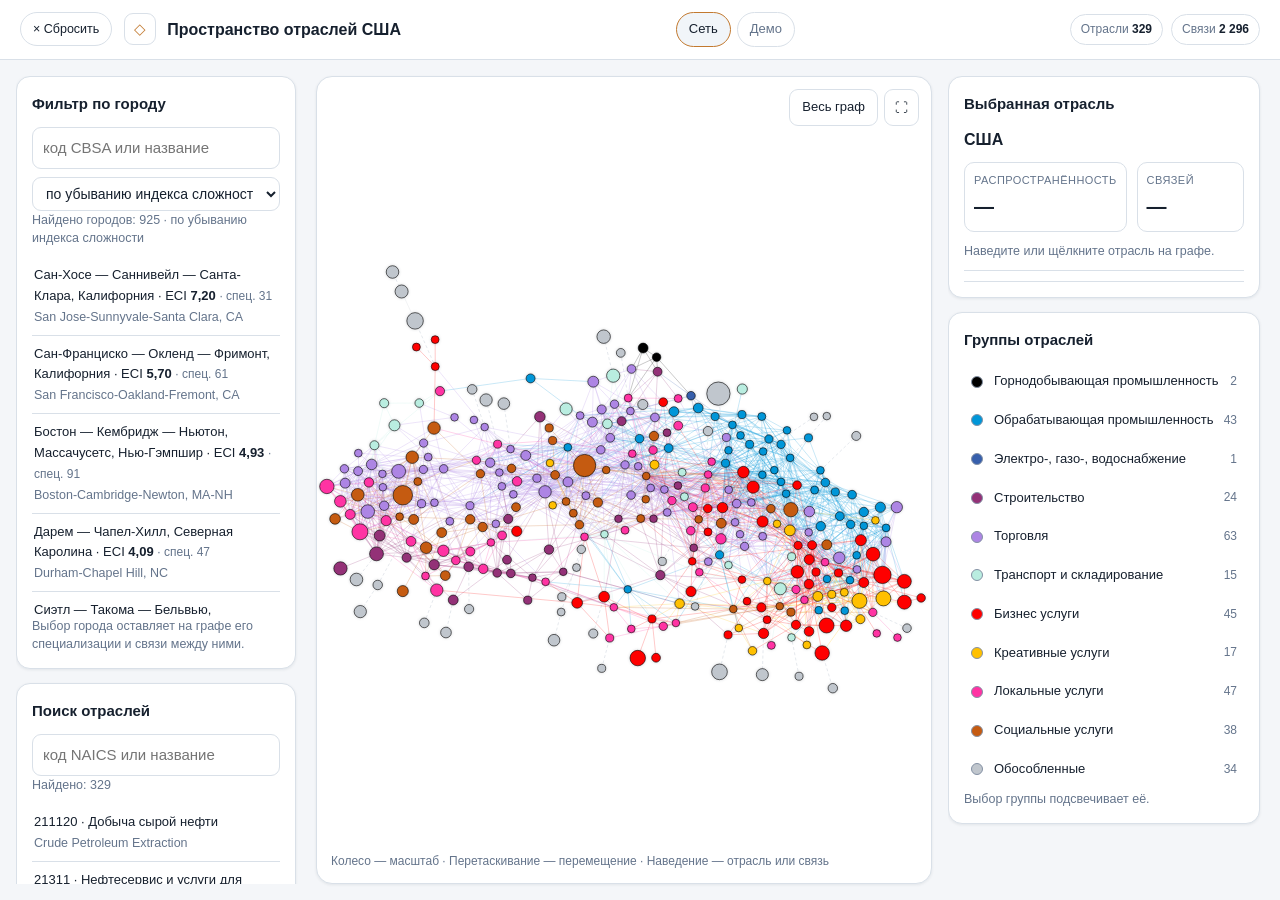
<file: index.html>
<!DOCTYPE html>
<html lang="ru">
<head>
<meta charset="utf-8">
<meta name="viewport" content="width=device-width,initial-scale=1">
<title>Пространство отраслей США · сеть</title>
<link rel="stylesheet" href="assets/style.css">
<style>
body{height:100vh;display:flex;flex-direction:column;overflow:hidden}
.topbar{position:static}
.layout{display:grid;grid-template-columns:284px minmax(0,1fr) 316px;gap:16px;padding:16px;flex:1;min-height:0}
.layout>aside{display:flex;flex-direction:column;gap:14px;min-height:0;overflow:auto;padding-right:4px}
.layout>aside::-webkit-scrollbar{width:8px}
.layout>aside::-webkit-scrollbar-thumb{background:var(--border);border-radius:99px}
.layout>aside>.card{margin-bottom:0;flex:none}
.field-label{display:block;font-size:12px;letter-spacing:.04em;text-transform:uppercase;color:var(--muted);margin:10px 0 5px}
input[type=search]{width:100%;padding:8px 10px;border:1px solid var(--border);border-radius:9px;background:var(--card);color:var(--fg);font:inherit}
input[type=range]{width:100%;accent-color:var(--accent)}
select{width:100%;padding:7px 9px;border:1px solid var(--border);border-radius:9px;background:var(--card);color:var(--fg);font:inherit;font-size:14px}
label.check{display:flex;gap:8px;align-items:flex-start;font-size:13.5px;margin:9px 0;cursor:pointer}
label.check input{margin-top:2px;accent-color:var(--accent)}
.viz-card{position:relative;background:var(--card);border:1px solid var(--border);border-radius:16px;height:100%;min-height:0;overflow:hidden;box-shadow:var(--shadow)}
.viz-card:fullscreen{width:100vw;height:100vh;border:0;border-radius:0}
#svg{display:block;width:100%;height:100%;cursor:grab;touch-action:none}
#svg:active{cursor:grabbing}
.tools{position:absolute;right:12px;top:12px;display:flex;gap:6px}
.pill-btn{border-radius:999px;font-size:12.5px;padding:6px 12px}
.icon-btn{padding:7px 10px;border-radius:9px;line-height:1}
.topbar-left{display:flex;align-items:center;gap:12px}
.hint{position:absolute;left:14px;bottom:12px;font-size:12px;color:var(--muted);pointer-events:none}
.legend button{display:grid;grid-template-columns:14px minmax(0,1fr) auto;gap:9px;align-items:center;width:100%;text-align:left;border-color:transparent;margin-bottom:2px;padding:7px 6px}
.legend button[aria-pressed=true]{border-color:var(--accent);background:#f1f5f9}
.legend i{width:12px;height:12px;border-radius:50%;border:1px solid #8491a4}
.legend .n{color:var(--muted);font-size:12px}
#tip{position:fixed;pointer-events:none;display:none;max-width:320px;background:var(--card);border:1px solid var(--border);border-radius:11px;padding:10px 12px;font-size:13.5px;box-shadow:0 6px 18px rgba(16,32,52,.16);z-index:9}
#tip b{display:block;margin-bottom:3px}
#tip span{color:var(--muted)} #tip span.ru{display:block;color:var(--text);font-weight:500} .list button span.ru,#results button span.ru,#city-results button span.ru,#specs button span.ru,#neighbors button span.ru{display:block;color:var(--muted);font-size:12.5px;font-weight:400}
.results{max-height:40vh;overflow:auto;margin-top:10px}
.results button{width:100%;text-align:left;border:0;border-bottom:1px solid var(--border);border-radius:0;padding:8px 2px}
#neighbors,#specs{max-height:300px;overflow:auto;margin-top:10px;border-top:1px solid var(--border)}
#neighbors button,#specs button{width:100%;text-align:left;border:0;border-bottom:1px solid var(--border);border-radius:0;padding:7px 2px;font-size:13.5px}
#neighbors b,#specs b{color:var(--accent)}
#neighbors .head,#specs .head{font-size:12px;text-transform:uppercase;letter-spacing:.04em;color:var(--muted);padding:9px 2px 5px}
#neighbors .sub{color:var(--muted);font-size:12px}
.node{cursor:pointer}
.hit{stroke:transparent;fill:none;pointer-events:stroke;cursor:help}
@media(max-width:1150px){body{height:auto;overflow:auto}
  .layout{grid-template-columns:minmax(0,1fr)}.layout>aside{overflow:visible}
  .viz-card{height:64vh;min-height:360px;grid-row:1}}
</style>
</head>
<body>
<header class="topbar">
  <div class="topbar-left">
  <button id="clear-all" class="pill-btn" type="button">&times; Сбросить</button>
  <div class="brand"><div class="brand-mark">&#9671;</div><div>
    <div class="brand-title">Пространство отраслей США</div>
    </div></div></div>
  <nav class="nav"><a href="index.html" aria-current="page">Сеть</a><a href="demo.html">Демо</a></nav>
  <div class="chips"><span class="chip">Отрасли <b id="chip-nodes">—</b></span><span class="chip">Связи <b id="chip-edges">—</b></span><span id="chip-cut" style="display:none"></span></div>
</header>
<main class="layout">
  <aside>
    <section class="card"><div class="card-title">Фильтр по городу</div>
      <input id="city" type="search" placeholder="код CBSA или название">
      <select id="city-sort" style="margin-top:8px"><option value="desc">по убыванию индекса сложности</option><option value="asc">по возрастанию индекса сложности</option></select>
      <div class="field-hint" id="city-found"></div>
      <div class="results" id="city-results"></div>
      <button id="city-reset" style="margin-top:10px;display:none">Сбросить город</button>
      <div class="field-hint">Выбор города оставляет на графе его специализации и связи между ними.</div>
    </section>
    <section class="card"><div class="card-title">Поиск отраслей</div>
      <input id="search" type="search" placeholder="код NAICS или название">
      <div class="field-hint" id="found"></div>
      <div class="results" id="results"></div>
    </section>
    <section class="card"><div class="card-title">Пространство</div>
      <select id="mode" style="display:none"><option value="group">по экономическим группам</option></select>
      <input type="checkbox" id="mst" checked style="display:none"><input type="checkbox" id="grey" checked style="display:none">
      <label class="field-label" for="size">Масштаб узлов</label>
      <input id="size" type="range" min="2" max="12" value="7">
    </section>
  </aside>
  <section class="viz-card">
    <svg id="svg" role="img" aria-label="Пространство близости отраслей США"></svg>
    <div class="tools"><button id="fit">Весь граф</button><button id="full" class="icon-btn" title="На весь экран" aria-label="На весь экран">&#9974;</button></div>
    <div class="hint">Колесо — масштаб · Перетаскивание — перемещение · Наведение — отрасль или связь</div>
    <div id="tip"></div>
  </section>
  <aside>
    <section class="card"><div class="card-title" id="detail-title">Выбранная отрасль</div>
      <div id="detail-name" style="font-size:16px;font-weight:640">США</div><div id="detail-ru" style="font-size:14px;color:var(--muted);margin-top:2px"></div>
      <div class="metric-grid" style="grid-template-columns:1fr 1fr">
        <div class="metric"><div class="metric-label" id="label-spec">Распространённость</div><div class="metric-value" id="detail-spec">—</div></div>
        <div class="metric"><div class="metric-label" id="label-deg">Связей</div><div class="metric-value" id="detail-deg">—</div></div></div>
      <div class="field-hint" id="detail-note">Наведите или щёлкните отрасль на графе.</div>
      <div id="neighbors"></div>
      <div id="specs"></div>
      <button id="reset" style="margin-top:10px;display:none">Показать все отрасли</button>
    </section>
    <section class="card"><div class="card-title" id="legend-title">Группы отраслей</div>
      <div class="legend" id="legend"></div>
      <div class="field-hint" id="legend-hint">Выбор группы подсвечивает её.</div>
    </section>
  </aside>
</main>
<script src="data/network.js?v=80172c0e"></script>
<script>
const NS='http://www.w3.org/2000/svg',svg=document.getElementById('svg'),tip=document.getElementById('tip');
const el=(t,a)=>{const e=document.createElementNS(NS,t);for(const k in a)e.setAttribute(k,a[k]);return e;};
const nf=new Intl.NumberFormat('ru-RU'),f3=v=>v.toFixed(3).replace('.',',');
const bn=v=>(v/1000).toLocaleString('ru-RU',{minimumFractionDigits:v>=10000?1:2,maximumFractionDigits:v>=10000?1:2});
const N=DATA.nodes,E=DATA.edges,CT=DATA.cities;
document.getElementById('chip-nodes').textContent=N.length;
document.getElementById('chip-cut').textContent='sIDF ≥ '+DATA.cutoff.toFixed(2).replace('.',',');
const gEdges=el('g',{}),gHit=el('g',{}),gNodes=el('g',{});svg.append(gEdges,gHit,gNodes);gHit.style.display='none';
const maxJobs=Math.max.apply(null,N.map(n=>n.jobs));
const SPAN=Math.max(Math.max.apply(null,N.map(n=>n.x))-Math.min.apply(null,N.map(n=>n.x)),
                    Math.max.apply(null,N.map(n=>n.y))-Math.min.apply(null,N.map(n=>n.y)))/1000;
const radius=(jobs,scale)=>{const lg=2+8*Math.log1p(Math.max(0,jobs))/Math.log1p(maxJobs);
 const ar=Math.max(2,18*Math.sqrt(Math.max(0,jobs)/maxJobs));return (lg+ar)/2*scale/5*SPAN;};
const MUTED='#e4e8ed',MUTED_LINE='#c3cad3';
gNodes.style.filter='drop-shadow(0 0 '+(2.5*SPAN)+'px rgba(15,23,42,.20))';
const mode=()=>document.getElementById('mode').value;
const apart=n=>document.getElementById('grey').checked&&n.state!=='core';
const fill=n=>mode()==='louvain'?(n.cluster<0?DATA.grey:DATA.louvain[n.cluster]):(apart(n)?DATA.grey:n.color);
const line=n=>'#000000';
const EOP=0.4,EOP_HOT=0.95;const ecol=e=>e.tree?'#8596ab':fill(N[e.s]);
const POS={core:'в ядре',island:'обособлена группой',solo:'обособлена, своих связей нет'};
const lines=E.map(e=>{const a=N[e.s],b=N[e.t];
 const l=el('line',{x1:a.x,y1:a.y,x2:b.x,y2:b.y,stroke:e.tree?'#8596ab':fill(a),'stroke-width':0.9*SPAN,opacity:EOP});
 if(e.tree)l.setAttribute('stroke-dasharray',(5*SPAN)+' '+(4*SPAN));
 gEdges.append(l);return l;});
// Невидимые широкие линии ловят наведение на связь: в подсказке sIDF, proximity и общие города.
const hits=E.map((e,k)=>{const a=N[e.s],b=N[e.t];
 const h=el('line',{x1:a.x,y1:a.y,x2:b.x,y2:b.y,'stroke-width':5*SPAN,class:'hit'});
 h.addEventListener('mousemove',ev=>{tip.style.display='block';
  tip.style.left=Math.min(ev.clientX+16,innerWidth-340)+'px';tip.style.top=(ev.clientY+16)+'px';
  tip.innerHTML='<b>'+a.id+' × '+b.id+'</b><span class="ru">'+a.ru+' · '+b.ru+'</span><span>'+a.name+' · '+b.name+'</span><br>'
   +'sIDF: '+f3(e.v)+(e.tree?' · ребро MST, ниже порога':(e.mst?' · ребро MST':''))+'<br>proximity: '+f3(e.a)
   +'<br>Общих городов: '+e.c+' (распространённость '+a.ubiq+' / '+b.ubiq+')';});
 h.addEventListener('mouseleave',()=>{tip.style.display='none';});
 gHit.append(h);return h;});
const circles=N.map((n,i)=>{const c=el('circle',{cx:n.x,cy:n.y,r:radius(n.jobs,5),fill:fill(n),
  stroke:line(n),'stroke-width':1*SPAN,class:'node',tabindex:0});
 c.addEventListener('mousemove',ev=>{tip.style.display='block';
  tip.style.left=Math.min(ev.clientX+16,innerWidth-340)+'px';tip.style.top=(ev.clientY+16)+'px';
  tip.innerHTML='<b>'+n.id+' — '+n.ru+'</b><span>'+n.name+' · '+n.sector+' · NAICS-'+n.level+'</span><br>'
   +'ФОТ: '+bn(n.jobs)+' млрд $<br>Распространённость: '+n.ubiq+' из 925'
   +'<br>Сложность (PCI): '+n.pci.toFixed(2).replace('.',',')+'<br>Связей выше порога: '+n.deg
   +(n.state!=='core'?'<br><span>'+POS[n.state]+'</span>':'');});
 c.addEventListener('mouseleave',()=>{tip.style.display='none';});
 c.addEventListener('click',()=>select(i));
 gNodes.append(c);return c;});
const nbr=N.map(()=>[]);
E.forEach((e,k)=>{nbr[e.s].push({j:e.t,v:e.v,a:e.a,c:e.c,tree:e.tree,mst:e.mst,k:k});nbr[e.t].push({j:e.s,v:e.v,a:e.a,c:e.c,tree:e.tree,mst:e.mst,k:k});});
nbr.forEach(list=>list.sort((a,b)=>b.v-a.v));
const specOf=N.map(()=>[]);
CT.forEach((t,k)=>{for(const i of t.i)specOf[i].push(k);});
let selected=null,city=null;
function select(i){selected=i;draw();}
function selectCity(k){city=k;selected=null;draw();}
function clearSelection(){selected=null;draw();}
function clearAll(){selected=null;city=null;draw();}
function draw(){const showTree=document.getElementById('mst').checked;
 const inCity=city===null?null:new Set(CT[city].i);
 const near=inCity?inCity:(selected===null?null:new Set([selected].concat(nbr[selected].filter(x=>showTree||!x.tree).map(x=>x.j))));
 circles.forEach((c,j)=>{const on=!near||near.has(j);
  c.setAttribute('fill',on?fill(N[j]):MUTED);c.setAttribute('opacity',groupOpacity(j));
  c.setAttribute('stroke',j===selected?'#16202e':(on?line(N[j]):MUTED_LINE));
  c.setAttribute('stroke-width',(j===selected?2.6:1)*SPAN);});
 const keep=selected===null?null:new Set(nbr[selected].map(x=>x.k));
 // Рёбра при фильтре по городу не прячутся и не перекрашиваются: фон сети остаётся целым,
 // как в «Пространстве ОКЭД3». Подсвечиваются только связи узла, выбранного вручную.
 lines.forEach((l,k)=>{const vis=showTree||!E[k].tree;
  l.style.display=vis?'':'none';hits[k].style.display=vis?'':'none';
  const hot=keep&&keep.has(k);l.setAttribute('stroke',ecol(E[k]));l.setAttribute('opacity',hot?EOP_HOT:EOP);l.setAttribute('stroke-width',(hot?1.8:0.9)*SPAN);});
 const box=document.getElementById('neighbors'),reset=document.getElementById('reset');
 const specBox=document.getElementById('specs'),head=document.getElementById('detail-title');
 const labelSpec=document.getElementById('label-spec'),labelDeg=document.getElementById('label-deg');
 document.getElementById('city-reset').style.display=city===null?'none':'';
 if(selected===null&&city!==null){const t=CT[city];head.textContent='Выбранный город';
  labelSpec.textContent='Специализаций';labelDeg.textContent='ФОТ, млрд $';
  document.getElementById('detail-name').textContent=t.ru||t.n;document.getElementById('detail-ru').textContent=t.ru?t.n:'';
  document.getElementById('detail-spec').textContent=t.i.length;
  document.getElementById('detail-deg').textContent=bn(t.jobs);
  document.getElementById('detail-note').textContent='CBSA '+t.c+' · '+(t.t==='metro'?'метрополитен':'микрополитен')+' · ECI '+t.eci.toFixed(2).replace('.',',');
  const rows=t.i.slice().sort((a,b)=>N[b].pci-N[a].pci);
  box.innerHTML='<div class="head">Специализации · '+rows.length+' · по сложности</div>'
   +rows.map(i=>'<button data-i="'+i+'">'+N[i].id+' · '+N[i].name+' · <b>'+N[i].pci.toFixed(2).replace('.',',')+'</b><span class="ru">'+N[i].ru+'</span></button>').join('');
  box.querySelectorAll('button').forEach(b=>{b.onclick=()=>select(+b.dataset.i);});
  specBox.innerHTML='';reset.style.display='';return;}
 head.textContent='Выбранная отрасль';specBox.innerHTML='';
 labelSpec.textContent='Распространённость';labelDeg.textContent='Связей';
 if(selected===null){document.getElementById('detail-name').textContent='США';document.getElementById('detail-ru').textContent='';
  document.getElementById('detail-spec').textContent='—';document.getElementById('detail-deg').textContent='—';
  document.getElementById('detail-note').textContent='Наведите или щёлкните отрасль на графе.';
  box.innerHTML='';reset.style.display='none';return;}
 const n=N[selected];
 document.getElementById('detail-name').textContent=n.id+' — '+n.ru;document.getElementById('detail-ru').textContent=n.name;
 document.getElementById('detail-spec').textContent=n.ubiq;
 document.getElementById('detail-deg').textContent=n.deg;
 document.getElementById('detail-note').textContent=n.sector+' · NAICS-'+n.level+' · ФОТ '+bn(n.jobs)+' млрд $'
  +' · PCI '+n.pci.toFixed(2).replace('.',',')+' · кластер '+(n.cluster<0?'вне кластеров':n.cluster+1)+' · '+POS[n.state];
 const list=nbr[selected].filter(x=>showTree||!x.tree);
 box.innerHTML='<div class="head">Связи порога · '+list.length+' · sIDF / proximity</div>'
  +list.map(x=>'<button data-i="'+x.j+'">'+N[x.j].id+' · '+N[x.j].name+' · <b>'+f3(x.v)+'</b> <span class="sub">/ '+f3(x.a)+' · общих '+x.c+'</span>'
   +(x.mst?' · MST':'')+'<span class="ru">'+N[x.j].ru+'</span></button>').join('');
 box.querySelectorAll('button').forEach(b=>{b.onclick=()=>select(+b.dataset.i);});
 const mine=specOf[selected];
 specBox.innerHTML='<div class="head">Города специализации · '+mine.length+' · по индексу сложности</div>'
  +mine.map(k=>'<button data-k="'+k+'">'+(CT[k].ru||CT[k].n)+(CT[k].t==='micro'?' <span class="sub">микро</span>':'')+' · ECI <b>'+CT[k].eci.toFixed(2).replace('.',',')+'</b>'+(CT[k].ru?'<span class="ru">'+CT[k].n+'</span>':'')+'</button>').join('');
 specBox.querySelectorAll('button').forEach(b=>{b.onclick=()=>selectCity(+b.dataset.k);});
 reset.style.display='';}
function legendKey(n){if(mode()==='louvain')return n.cluster<0?'lvnone':'lv'+n.cluster;
 return apart(n)?'apart':n.sector;}
function groupOpacity(j){if(!active.size)return 1;return active.has(legendKey(N[j]))?1:0.1;}
const xs=N.map(n=>n.x),ys=N.map(n=>n.y),pad=90;
const minX=Math.min.apply(null,xs),minY=Math.min.apply(null,ys);
const boxW=Math.max.apply(null,xs)-minX+2*pad,boxH=Math.max.apply(null,ys)-minY+2*pad;
const frameAR=()=>{const r=svg.getBoundingClientRect();return r.width&&r.height?r.width/r.height:boxW/boxH;};
function homeView(){const ar=frameAR();let W=boxW,H=boxH;if(boxW/boxH<ar)W=boxH*ar;else H=boxW/ar;
 return [minX-pad-(W-boxW)/2,minY-pad-(H-boxH)/2,W,H];}
let home=homeView(),view=home.slice();
const apply=()=>svg.setAttribute('viewBox',view.join(' '));apply();
function fit(){home=homeView();view=home.slice();apply();}
function reframe(){const ar=frameAR(),cx=view[0]+view[2]/2,cy=view[1]+view[3]/2;
 const s=Math.sqrt(view[2]*view[3]),W=s*Math.sqrt(ar),H=s/Math.sqrt(ar);view=[cx-W/2,cy-H/2,W,H];home=homeView();apply();}
addEventListener('resize',reframe);document.addEventListener('fullscreenchange',reframe);
svg.addEventListener('wheel',e=>{e.preventDefault();const r=svg.getBoundingClientRect();
 const k=e.deltaY>0?1.12:1/1.12,mx=view[0]+(e.clientX-r.left)/r.width*view[2],my=view[1]+(e.clientY-r.top)/r.height*view[3];
 view=[mx-(mx-view[0])*k,my-(my-view[1])*k,view[2]*k,view[3]*k];apply();},{passive:false});
let drag=null;
svg.addEventListener('pointerdown',e=>{if(e.target.closest('circle'))return;drag={x:e.clientX,y:e.clientY,v:view.slice()};svg.setPointerCapture(e.pointerId);});
svg.addEventListener('pointermove',e=>{if(!drag)return;const r=svg.getBoundingClientRect();
 view[0]=drag.v[0]-(e.clientX-drag.x)/r.width*view[2];view[1]=drag.v[1]-(e.clientY-drag.y)/r.height*view[3];apply();});
svg.addEventListener('pointerup',()=>{drag=null;});
document.getElementById('reset').onclick=clearSelection;
document.getElementById('clear-all').onclick=()=>{clearAll();document.getElementById('search').value='';document.getElementById('city').value='';find();findCity();};
document.getElementById('city-reset').onclick=()=>{city=null;draw();};
document.getElementById('fit').onclick=fit;
document.getElementById('full').onclick=()=>{const card=svg.closest('.viz-card');if(document.fullscreenElement)document.exitFullscreen();else card.requestFullscreen();};
function redraw(){const scale=+document.getElementById('size').value,showTree=document.getElementById('mst').checked;
 circles.forEach((c,i)=>{c.setAttribute('r',radius(N[i].jobs,scale));c.setAttribute('fill',fill(N[i]));});
 lines.forEach((l,k)=>l.setAttribute('stroke',ecol(E[k])));
 let shown=0;E.forEach(e=>{if(!e.tree)shown++;});
 document.getElementById('chip-edges').textContent=nf.format(shown);}
const legend=document.getElementById('legend'),active=new Set();
function buildLegend(){const lv=mode()==='louvain',ap=document.getElementById('grey').checked;let groups;
 document.getElementById('legend-title').textContent=lv?'Кластеры Louvain':'Группы отраслей';
 document.getElementById('legend-hint').textContent=lv?'Кластеры Louvain по всем связям порога, без MST; нумерация по сложности: 1 — самый простой, последний — самый сложный (средний PCI). Щелчок подсвечивает кластер.':'Выбор группы подсвечивает её.';
 if(lv){groups=DATA.clusters.map((c,k)=>({name:'Кластер '+(k+1)+' · PCI '+c.pci.toFixed(2).replace('.',',')+' · '+Object.entries(c.mix).map(([b,n])=>b.toLowerCase().split(',')[0]+' '+n).join(', '),color:DATA.louvain[k],key:'lv'+k,count:c.n}));
  groups.push({name:'Вне кластеров',color:DATA.grey,key:'lvnone',count:N.filter(n=>n.cluster<0).length});}
 else{groups=Object.keys(DATA.palette).map(name=>({name:name,color:DATA.palette[name],key:name,count:N.filter(n=>n.sector===name&&(!ap||n.state==='core')).length}));
  if(ap)groups.push({name:'Обособленные',color:DATA.grey,key:'apart',count:N.filter(n=>n.state!=='core').length});}
 const keys=new Set(groups.map(g=>g.key));for(const k of Array.from(active))if(!keys.has(k))active.delete(k);
 legend.innerHTML=groups.map(g=>'<button aria-pressed="'+active.has(g.key)+'" data-k="'+g.key+'"><i style="background:'+g.color+'"></i><span>'+g.name+'</span><span class="n">'+g.count+'</span></button>').join('');
 legend.querySelectorAll('button').forEach(b=>{b.onclick=()=>{const k=b.dataset.k;if(active.has(k))active.delete(k);else active.add(k);b.setAttribute('aria-pressed',active.has(k));draw();};});}
for(const id of ['size','mst','grey','mode'])document.getElementById(id).oninput=()=>{redraw();buildLegend();draw();};
const search=document.getElementById('search'),results=document.getElementById('results');
function find(){const q=search.value.trim().toLowerCase();const hit=[];
 N.forEach((n,i)=>{if(!q||n.id.indexOf(q)>=0||n.name.toLowerCase().indexOf(q)>=0||n.ru.toLowerCase().indexOf(q)>=0)hit.push([n,i]);});
 document.getElementById('found').textContent='Найдено: '+hit.length;
 results.innerHTML=hit.slice(0,150).map(p=>'<button data-i="'+p[1]+'">'+p[0].id+' · '+p[0].ru+'<span class="ru">'+p[0].name+'</span></button>').join('');
 results.querySelectorAll('button').forEach(b=>{b.onclick=()=>select(+b.dataset.i);});}
search.oninput=find;
const cityIn=document.getElementById('city'),cityRes=document.getElementById('city-results');
function findCity(){const q=cityIn.value.trim().toLowerCase();const hit=[];
 CT.forEach((t,k)=>{if(!q||t.c.indexOf(q)>=0||t.n.toLowerCase().indexOf(q)>=0||(t.ru||'').toLowerCase().indexOf(q)>=0)hit.push(k);});
 const asc=document.getElementById('city-sort').value==='asc';   // CT отсортирован по убыванию ECI при сборке
 if(asc)hit.reverse();
 document.getElementById('city-found').textContent='Найдено городов: '+hit.length+(asc?' · по возрастанию индекса сложности':' · по убыванию индекса сложности');
 cityRes.innerHTML=hit.slice(0,150).map(k=>'<button data-k="'+k+'">'+(CT[k].ru||CT[k].n)+(CT[k].t==='micro'?' <span class="sub" style="color:var(--muted);font-size:12px">микро</span>':'')+' · ECI <b>'+CT[k].eci.toFixed(2).replace('.',',')+'</b> <span style="color:var(--muted);font-size:12px">· спец. '+CT[k].i.length+'</span>'+(CT[k].ru?'<span class="ru">'+CT[k].n+'</span>':'')+'</button>').join('');
 cityRes.querySelectorAll('button').forEach(b=>{b.onclick=()=>selectCity(+b.dataset.k);});}
cityIn.oninput=findCity;document.getElementById('city-sort').onchange=findCity;
redraw();buildLegend();draw();find();findCity();
</script>
</body></html>
</file>
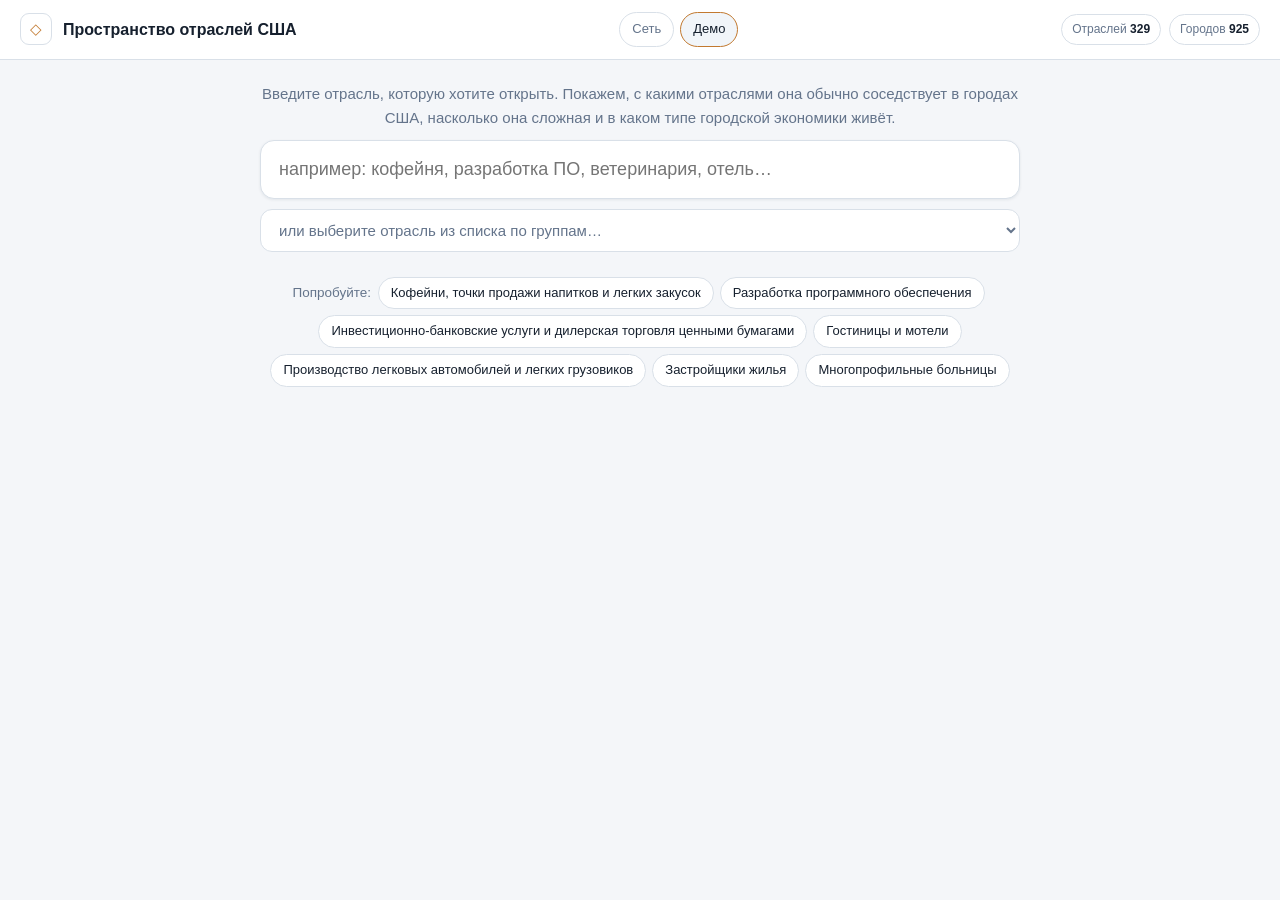
<file: demo.html>
<!DOCTYPE html>
<html lang="ru">
<head>
<meta charset="utf-8">
<meta name="viewport" content="width=device-width,initial-scale=1">
<title>Демо · Пространство отраслей США</title>
<link rel="stylesheet" href="assets/style.css">
<style>
.wrap{max-width:1240px;margin:0 auto;padding:22px 20px 60px}
.search{position:relative;max-width:760px;margin:6px auto 22px}
.search input{width:100%;padding:14px 18px;font:inherit;font-size:18px;border:1px solid var(--border);border-radius:14px;background:var(--card);color:var(--fg);box-shadow:var(--shadow)}
.search input:focus{outline:none;border-color:var(--accent)}
.search select{width:100%;margin-top:10px;padding:11px 14px;font:inherit;font-size:15px;border:1px solid var(--border);border-radius:12px;background:var(--card);color:var(--muted)}
.search select:focus{outline:none;border-color:var(--accent);color:var(--fg)}
#sugg{position:absolute;left:0;right:0;top:100%;margin-top:6px;background:var(--card);border:1px solid var(--border);border-radius:12px;box-shadow:0 8px 24px rgba(16,32,52,.14);z-index:8;display:none;max-height:380px;overflow:auto}
#sugg button{display:block;width:100%;text-align:left;border:0;border-bottom:1px solid var(--border);border-radius:0;padding:10px 16px;font-size:15px;background:var(--card)}
#sugg button:hover,#sugg button.active{background:#f1f5f9}
#sugg .en{color:var(--muted);font-size:12.5px;display:block}
#sugg i{display:inline-block;width:10px;height:10px;border-radius:50%;margin-right:8px;border:1px solid #8491a4;vertical-align:-1px}
.intro{max-width:760px;margin:0 auto 10px;text-align:center;color:var(--muted);font-size:15px}
.examples{max-width:760px;margin:0 auto 24px;text-align:center;font-size:13.5px;color:var(--muted)}
.examples button{border-radius:999px;padding:5px 12px;margin:3px}
.result{display:none;grid-template-columns:minmax(0,1fr) 420px;gap:16px}
.result.on{display:grid}
.head h2{font-size:24px;margin:0 0 4px}
.head .en{color:var(--muted);font-size:14px}
.chips-row{display:flex;gap:8px;flex-wrap:wrap;margin:10px 0 4px}
.chip i{display:inline-block;width:10px;height:10px;border-radius:50%;margin-right:6px;border:1px solid #8491a4;vertical-align:-1px}
.bar{height:8px;background:#e8edf2;border-radius:99px;overflow:hidden;margin-top:6px}
.bar b{display:block;height:100%;background:var(--accent);border-radius:99px}
.list button{display:grid;grid-template-columns:12px minmax(0,1fr) auto;gap:9px;align-items:center;width:100%;text-align:left;border:0;border-bottom:1px solid var(--border);border-radius:0;padding:7px 2px;font-size:14px}
.list button i{width:10px;height:10px;border-radius:50%;border:1px solid #8491a4}
.list button .v{color:var(--accent);font-weight:600;font-variant-numeric:tabular-nums}
.list button .s{color:var(--muted);font-size:12px;display:block}
.list .scroll{max-height:420px;overflow-y:auto}
.list .head{font-size:12px;text-transform:uppercase;letter-spacing:.04em;color:var(--muted);padding:12px 2px 6px}
.viz{position:relative;background:var(--card);border:1px solid var(--border);border-radius:16px;box-shadow:var(--shadow);height:560px;overflow:hidden}
#svg{display:block;width:100%;height:100%}
.note{font-size:13px;color:var(--muted);margin-top:10px;line-height:1.5}
#tip{position:fixed;pointer-events:none;display:none;max-width:320px;background:var(--card);border:1px solid var(--border);border-radius:11px;padding:10px 12px;font-size:13.5px;box-shadow:0 6px 18px rgba(16,32,52,.16);z-index:9}
#tip b{display:block;margin-bottom:3px}#tip span{color:var(--muted)}
.cities{width:100%;border-collapse:collapse}.cities td{padding:5px 8px;border-bottom:1px solid var(--border);font-size:14px}.cities td.num{text-align:right;font-variant-numeric:tabular-nums}.cities th{padding:5px 8px 6px;border-bottom:1px solid var(--border);font-size:12px;text-transform:uppercase;letter-spacing:.04em;color:var(--muted);font-weight:500;text-align:left}.cities th.num{text-align:right}
@media(max-width:1000px){.result{grid-template-columns:1fr}.viz{height:420px}}
</style>
</head>
<body>
<header class="topbar">
  <div class="brand"><div class="brand-mark">&#9671;</div><div><div class="brand-title">Пространство отраслей США</div></div></div>
  <nav class="nav"><a href="index.html">Сеть</a><a href="demo.html" aria-current="page">Демо</a></nav>
  <div class="chips"><span class="chip">Отраслей <b>329</b></span><span class="chip">Городов <b>925</b></span></div>
</header>
<main class="wrap">
<p class="intro">Введите отрасль, которую хотите открыть. Покажем, с какими отраслями она обычно соседствует в городах США, насколько она сложная и в каком типе городской экономики живёт.</p>
<div class="search">
  <input id="q" type="search" placeholder="например: кофейня, разработка ПО, ветеринария, отель…" autocomplete="off">
  <div id="sugg"></div>
  <select id="pick" aria-label="Выбрать отрасль из списка"><option value="">или выберите отрасль из списка по группам…</option></select>
</div>
<div class="examples" id="examples">Попробуйте: </div>

<section class="result" id="result">
  <div>
    <section class="card head">
      <h2 id="r-ru"></h2><div class="en" id="r-en"></div>
      <div class="chips-row" id="r-chips"></div>
      <div class="metric-grid" style="grid-template-columns:minmax(220px,340px)">
        <div class="metric"><div class="metric-label">Сложность</div><div class="metric-value" id="r-cx"></div><div class="bar"><b id="r-bar"></b></div><div class="metric-sub" id="r-cx-sub"></div></div>
      </div>
          </section>
    <section class="viz"><svg id="svg" role="img" aria-label="Соседи отрасли в сети"></svg><div style="position:absolute;left:12px;bottom:10px;font-size:12px;color:var(--muted);pointer-events:none">Перетаскивание — перемещение · Колесо — масштаб</div><div id="tip"></div></section>
    <p class="note">Связи показывают, какие отрасли обычно специализированы в одних и тех же городах США чаще, чем было бы случайно. Это совместное присутствие, а не причина и следствие: сеть говорит, что «обычно живёт рядом».</p>
  </div>
  <aside>
    <section class="card list">
      <div class="card-title">Топ-10 связанных отраслей</div>
      <div class="head" style="text-align:right;padding:2px 2px 6px;border-bottom:1px solid var(--border)">Сложность</div>
      <div id="r-nbr" class="scroll"></div>
      <div class="field-hint" style="margin-top:8px">Десять самых сильных связей отрасли. Число — сложность соседа (1 — самая сложная, 0 — самая лёгкая).</div>
    </section>
    <section class="card">
      <div class="card-title">Где чаще встречается</div>
      <table class="cities"><thead><tr><th>Городские агломерации</th><th class="num">ФОТ, млрд $</th></tr></thead><tbody id="r-cities"></tbody></table>
    </section>
  </aside>
</section>
</main>
<script src="data/network.js?v=80172c0e"></script>
<script>
const N=DATA.nodes,E=DATA.edges,CT=DATA.cities,NS='http://www.w3.org/2000/svg';
const nf=new Intl.NumberFormat('ru-RU'),f2=v=>v.toFixed(2).replace('.',','),f3=v=>v.toFixed(3).replace('.',',');
const bn=v=>(v/1000).toLocaleString('ru-RU',{minimumFractionDigits:v>=10000?1:2,maximumFractionDigits:v>=10000?1:2});
const gcol=n=>n.state!=='core'?DATA.grey:n.color;   // обособленные отрасли серым, как на сети
const nbr=N.map(()=>[]);E.forEach(e=>{if(e.tree)return;nbr[e.s].push({j:e.t,v:e.v});nbr[e.t].push({j:e.s,v:e.v});});
nbr.forEach(l=>l.sort((a,b)=>b.v-a.v));
const TOPK=DATA.topk||10;const nb=i=>nbr[i].slice(0,TOPK);
const specOf=N.map(()=>[]);CT.forEach((c,k)=>{for(const i of c.i)specOf[i].push(k);});
const norm=s=>s.toLowerCase().replace(/ё/g,'е').replace(/[^a-zа-я0-9 ]+/g,' ').replace(/\s+/g,' ').trim();
const tri=s=>{const t=new Set();const w='  '+s+' ';for(let i=0;i<w.length-2;i++)t.add(w.slice(i,i+3));return t;};
function dice(a,b){let n=0;for(const x of a)if(b.has(x))n++;return 2*n/(a.size+b.size);}
const IDX=N.map(n=>{const ru=norm(n.ru),en=norm(n.name);return{ru,en,rt:ru.split(' ').map(w=>[w,tri(w)]),et:en.split(' ').map(w=>[w,tri(w)])};});
function score(q,i){const qs=norm(q);if(!qs)return 0;const x=IDX[i];
 if(N[i].id.startsWith(qs))return 2;
 const qt=qs.split(' ').map(w=>[w,tri(w)]);let tot=0;
 for(const [w,t] of qt){let best=0;
  for(const [nw,nt] of x.rt.concat(x.et)){let sc=nw.startsWith(w)?1:(nw.includes(w)&&w.length>2?0.85:dice(t,nt));if(sc>best)best=sc;}
  tot+=best;}
 const s=tot/qt.length;return (x.ru.includes(qs)||x.en.includes(qs))?Math.max(s,0.95):s;}
const q=document.getElementById('q'),sugg=document.getElementById('sugg');let cand=[],act=0;
function suggest(){const v=q.value.trim();if(v.length<2){sugg.style.display='none';return;}
 cand=N.map((n,i)=>[score(v,i),i]).filter(p=>p[0]>=0.45).sort((a,b)=>b[0]-a[0]).slice(0,8);act=0;
 if(!cand.length){sugg.innerHTML='<button disabled>Ничего похожего. Попробуйте другое слово или код NAICS</button>';sugg.style.display='block';return;}
 sugg.innerHTML=cand.map((p,k)=>{const n=N[p[1]];return '<button data-i="'+p[1]+'" class="'+(k===act?'active':'')+'"><i style="background:'+gcol(n)+'"></i>'+n.ru+' <span style="color:var(--muted)">· '+n.id+'</span><span class="en">'+n.name+'</span></button>';}).join('');
 sugg.querySelectorAll('button[data-i]').forEach(b=>{b.onclick=()=>pick(+b.dataset.i);});sugg.style.display='block';}
q.addEventListener('input',suggest);
q.addEventListener('keydown',e=>{if(sugg.style.display!=='block')return;
 if(e.key==='ArrowDown'){act=Math.min(act+1,cand.length-1);}else if(e.key==='ArrowUp'){act=Math.max(act-1,0);}
 else if(e.key==='Enter'){if(cand.length)pick(cand[act][1]);return;}else if(e.key==='Escape'){sugg.style.display='none';return;}else return;
 e.preventDefault();sugg.querySelectorAll('button[data-i]').forEach((b,k)=>b.classList.toggle('active',k===act));});
document.addEventListener('click',e=>{if(!e.target.closest('.search'))sugg.style.display='none';});
// мини-сеть
const svg=document.getElementById('svg'),tip=document.getElementById('tip');
const el=(t,a)=>{const e=document.createElementNS(NS,t);for(const k in a)e.setAttribute(k,a[k]);return e;};
const gE=el('g',{}),gN=el('g',{});svg.append(gE,gN);
const SPAN=Math.max(Math.max(...N.map(n=>n.x))-Math.min(...N.map(n=>n.x)),Math.max(...N.map(n=>n.y))-Math.min(...N.map(n=>n.y)))/1000;
const maxJobs=Math.max(...N.map(n=>n.jobs));
const radius=j=>{const lg=2+8*Math.log1p(j)/Math.log1p(maxJobs),ar=Math.max(2,18*Math.sqrt(j/maxJobs));return (lg+ar)/2*SPAN;};
const lines=E.filter(e=>!e.tree&&e.top).map(e=>{const a=N[e.s],b=N[e.t];const l=el('line',{x1:a.x,y1:a.y,x2:b.x,y2:b.y,stroke:'#8596ab','stroke-width':0.8*SPAN,opacity:0.12});l.dataset.s=e.s;l.dataset.t=e.t;gE.append(l);return l;});
const circles=N.map((n,i)=>{const c=el('circle',{cx:n.x,cy:n.y,r:radius(n.jobs),fill:'#e4e8ed',stroke:'#c3cad3','stroke-width':SPAN});
 c.style.cursor='pointer';c.addEventListener('mousemove',ev=>{tip.style.display='block';tip.style.left=Math.min(ev.clientX+14,innerWidth-330)+'px';tip.style.top=(ev.clientY+14)+'px';
  tip.innerHTML='<b>'+n.ru+'</b><span>'+n.id+' · '+n.name+'</span><br>сложность '+f2(n.cx)+' · '+n.ubiq+' городов';});
 c.addEventListener('mouseleave',()=>{tip.style.display='none';});c.addEventListener('click',()=>pick(i));gN.append(c);return c;});
function view(ids){const xs=ids.map(i=>N[i].x),ys=ids.map(i=>N[i].y);let x0=Math.min(...xs),x1=Math.max(...xs),y0=Math.min(...ys),y1=Math.max(...ys);
 const pad=Math.max(120*SPAN,(x1-x0)*0.25,(y1-y0)*0.25);x0-=pad;x1+=pad;y0-=pad;y1+=pad;
 const r=svg.getBoundingClientRect(),ar=r.width/r.height||1.6;let W=x1-x0,H=y1-y0;if(W/H<ar)W=H*ar;else H=W/ar;
 svg.setAttribute('viewBox',[(x0+x1)/2-W/2,(y0+y1)/2-H/2,W,H].join(' '));}
const getVB=()=>{const v=svg.getAttribute('viewBox');return v?v.split(' ').map(Number):null;},setVB=v=>svg.setAttribute('viewBox',v.join(' '));
let drag=null;svg.style.cursor='grab';svg.style.touchAction='none';
svg.addEventListener('pointerdown',e=>{if(e.target.tagName==='circle')return;const v=getVB();if(!v)return;drag={x:e.clientX,y:e.clientY,v:v};svg.style.cursor='grabbing';e.preventDefault();});
svg.addEventListener('pointermove',e=>{if(!drag)return;const r=svg.getBoundingClientRect(),k=drag.v[2]/r.width;setVB([drag.v[0]-(e.clientX-drag.x)*k,drag.v[1]-(e.clientY-drag.y)*k,drag.v[2],drag.v[3]]);});
const endDrag=()=>{drag=null;svg.style.cursor='grab';};svg.addEventListener('pointerup',endDrag);svg.addEventListener('pointercancel',endDrag);svg.addEventListener('pointerleave',endDrag);
svg.addEventListener('wheel',e=>{const v=getVB();if(!v)return;e.preventDefault();const r=svg.getBoundingClientRect(),f=e.deltaY>0?1.15:1/1.15;const px=v[0]+(e.clientX-r.left)/r.width*v[2],py=v[1]+(e.clientY-r.top)/r.height*v[3];setVB([px-(px-v[0])*f,py-(py-v[1])*f,v[2]*f,v[3]*f]);},{passive:false});
function pick(i){const n=N[i];q.value=n.ru;sugg.style.display='none';pickEl.value=String(i);document.getElementById('result').classList.add('on');
 const near=new Set(nb(i).map(x=>x.j));
 circles.forEach((c,j)=>{const on=j===i||near.has(j);c.setAttribute('fill',on?gcol(N[j]):'#e4e8ed');c.setAttribute('stroke',j===i?'#16202e':(on?'#000':'#c3cad3'));c.setAttribute('stroke-width',(j===i?3:1)*SPAN);c.setAttribute('opacity',on?1:0.5);});
 lines.forEach(l=>{const hot=(+l.dataset.s===i&&near.has(+l.dataset.t))||(+l.dataset.t===i&&near.has(+l.dataset.s));l.setAttribute('opacity',hot?0.85:0.06);l.setAttribute('stroke-width',(hot?1.8:0.8)*SPAN);});
 gN.append(circles[i]);view([i].concat([...near]));
 document.getElementById('r-ru').textContent=n.ru;document.getElementById('r-en').textContent=n.id+' · '+n.name;
 const cl=n.cluster;document.getElementById('r-chips').innerHTML='<span class="chip"><i style="background:'+gcol(n)+'"></i>'+n.sector+'</span>';
 document.getElementById('r-cx').textContent=f2(n.cx);document.getElementById('r-bar').style.width=(100*n.cx)+'%';
 document.getElementById('r-cx-sub').textContent='сложнее '+Math.round(100*n.cx)+'% отраслей · PCI '+f2(n.pci);
 const row=(x,val)=>'<button data-i="'+x.j+'"><i style="background:'+gcol(N[x.j])+'"></i><span>'+N[x.j].ru+'<span class="s">'+N[x.j].id+' · '+N[x.j].name+'</span></span><span class="v">'+val+'</span></button>';
 document.querySelector('.list .card-title').textContent=''+(nb(i).length>=TOPK?'Топ-10 связанных отраслей':'Связанные отрасли · '+nb(i).length);document.getElementById('r-nbr').innerHTML=nb(i).length?nb(i).map(x=>row(x,f2(N[x.j].cx))).join(''):'<div class="field-hint">Связей выше порога нет.</div>';
  document.querySelectorAll('#r-nbr button').forEach(b=>{b.onclick=()=>pick(+b.dataset.i);});
 const byId={};CT.forEach(c=>{byId[c.c]=c;});
 document.getElementById('r-cities').innerHTML=(n.top||[]).map(([c,e])=>{const ct=byId[c]||{n:c,ru:''};return '<tr><td>'+(ct.ru||ct.n)+(ct.t==='micro'?' <span style="color:var(--muted);font-size:12px">микро</span>':'')+'</td><td class="num">'+bn(e)+'</td></tr>';}).join('');
 history.replaceState(null,'','#'+n.id);}
// выпадающий список: группы в порядке легенды, внутри по русскому названию
const pickEl=document.getElementById('pick');const order=Object.keys(DATA.palette);
order.forEach(g=>{const items=N.map((n,i)=>[n,i]).filter(p=>p[0].sector===g).sort((a,b)=>a[0].ru.localeCompare(b[0].ru,'ru'));if(!items.length)return;
 const og=document.createElement('optgroup');og.label=g;items.forEach(([n,i])=>{const o=document.createElement('option');o.value=i;o.textContent=n.ru+' · '+n.id;og.append(o);});pickEl.append(og);});
pickEl.onchange=()=>{if(pickEl.value!=='')pick(+pickEl.value);};
const EX=["722515", "541511", "523110", "721110", "33611", "236117", "622110"];
document.getElementById('examples').innerHTML='Попробуйте: '+EX.map(c=>{const i=N.findIndex(n=>n.id===c);return i>=0?'<button data-i="'+i+'">'+N[i].ru+'</button>':'';}).join('');
document.querySelectorAll('#examples button').forEach(b=>{b.onclick=()=>pick(+b.dataset.i);});
const h=location.hash.slice(1);if(h){const i=N.findIndex(n=>n.id===h);if(i>=0)pick(i);}
addEventListener('resize',()=>{const h=location.hash.slice(1);const i=N.findIndex(n=>n.id===h);if(i>=0)view([i].concat(nb(i).map(x=>x.j)));});
</script>
</body></html>
</file>
<file: assets/style.css>
/* Общие токены платформы: те же, что в «Пространство_ОКЭД3.html» (Атырау). */
:root{--bg:#f4f6f9;--card:#fff;--fg:#16202e;--muted:#64748b;--border:#d9e0e8;--accent:#c2792f;
      --shadow:0 1px 3px rgba(16,32,52,.08)}
*{box-sizing:border-box}
body{margin:0;background:var(--bg);color:var(--fg);font:15px/1.6 -apple-system,Segoe UI,Arial,sans-serif}
.topbar{display:flex;justify-content:space-between;align-items:center;gap:16px;flex-wrap:wrap;
  padding:12px 20px;background:var(--card);border-bottom:1px solid var(--border);position:sticky;top:0;z-index:5}
.brand{display:flex;align-items:center;gap:11px}
.brand-mark{width:32px;height:32px;border-radius:9px;border:1px solid var(--border);display:grid;place-items:center;color:var(--accent)}
.brand-title{font-weight:650;font-size:16px}.brand-sub{font-size:12px;color:var(--muted)}
.nav{display:flex;gap:6px}
.nav a{font-size:13px;padding:6px 12px;border:1px solid var(--border);border-radius:999px;color:var(--muted);text-decoration:none}
.nav a[aria-current=page]{border-color:var(--accent);color:var(--fg);background:#f1f5f9}
.chips{display:flex;gap:8px;flex-wrap:wrap}
.chip{font-size:12px;padding:5px 10px;border:1px solid var(--border);border-radius:999px;color:var(--muted)}
.chip b{color:var(--fg)}
.card{background:var(--card);border:1px solid var(--border);border-radius:14px;padding:15px;box-shadow:var(--shadow);margin-bottom:14px}
.card-title{font-weight:640;margin-bottom:11px;font-size:15px}
.field-hint{font-size:12.5px;color:var(--muted);line-height:1.45}
button{padding:7px 12px;border:1px solid var(--border);border-radius:9px;background:var(--card);color:var(--fg);font:inherit;font-size:13px;cursor:pointer}
button:hover{border-color:var(--accent)}
/* Документ (методология) */
.doc{max-width:960px;margin:0 auto;padding:22px 20px 60px}
.doc h1{font-size:26px;font-weight:650;margin:6px 0 4px}
.doc .lead{color:var(--muted);margin:0 0 18px}
.doc h2{font-size:19px;font-weight:650;margin:0 0 10px}
.doc h3{font-size:16px;font-weight:650;margin:14px 0 6px}
.doc p{margin:9px 0;text-align:justify;font-size:16px;line-height:1.6}
.doc ul{margin:6px 0 8px;padding-left:20px}
.doc li{margin:6px 0;text-align:justify;font-size:16px;line-height:1.6}
.doc table{border-collapse:collapse;width:100%;margin:10px 0 6px;font-size:15px}
.doc th,.doc td{padding:6px 9px;border-bottom:1px solid var(--border);text-align:left;vertical-align:top}
.doc th{font-size:12px;letter-spacing:.04em;text-transform:uppercase;color:var(--muted);font-weight:600}
.doc td.num,.doc th.num{text-align:right;font-variant-numeric:tabular-nums}
.doc td.num{white-space:nowrap}
.doc th{white-space:normal;line-height:1.3}
.doc .card{overflow-x:auto}
.doc td:first-child,.doc th:first-child{text-align:left}
.doc .formula{font-family:ui-monospace,Consolas,monospace;font-size:15px;background:#f1f5f9;border:1px solid var(--border);
  border-radius:9px;padding:9px 12px;margin:8px 0;overflow:auto}
.doc .note{border-left:3px solid var(--accent);padding:6px 12px;margin:10px 0;color:var(--fg);background:#fbf7f2;border-radius:0 9px 9px 0}
.doc .grid2{display:grid;grid-template-columns:1fr 1fr;gap:14px}
.metric-grid{display:grid;grid-template-columns:repeat(auto-fit,minmax(150px,1fr));gap:10px;margin:10px 0}
.metric{border:1px solid var(--border);border-radius:10px;padding:9px}
.metric-label{font-size:11px;text-transform:uppercase;letter-spacing:.04em;color:var(--muted)}
.metric-value{font-size:20px;font-weight:640}
.metric-sub{font-size:12px;color:var(--muted)}
.toc{display:flex;flex-wrap:wrap;gap:6px;margin:0 0 16px}
.toc a{font-size:13px;padding:5px 10px;border:1px solid var(--border);border-radius:999px;color:var(--muted);text-decoration:none;background:var(--card)}
.toc a:hover{border-color:var(--accent);color:var(--fg)}
.pass{color:#1a7f4b;font-weight:600}.fail{color:#b3261e;font-weight:600}
.small{font-size:13px;color:var(--muted)}
@media(max-width:800px){.doc .grid2{grid-template-columns:1fr}}

.doc.methods td,.doc.methods th,.doc.methods td.num,.doc.methods th.num,.doc.methods td:first-child,.doc.methods th:first-child{text-align:center}
.doc.methods table.narrow{table-layout:fixed}
</file>
